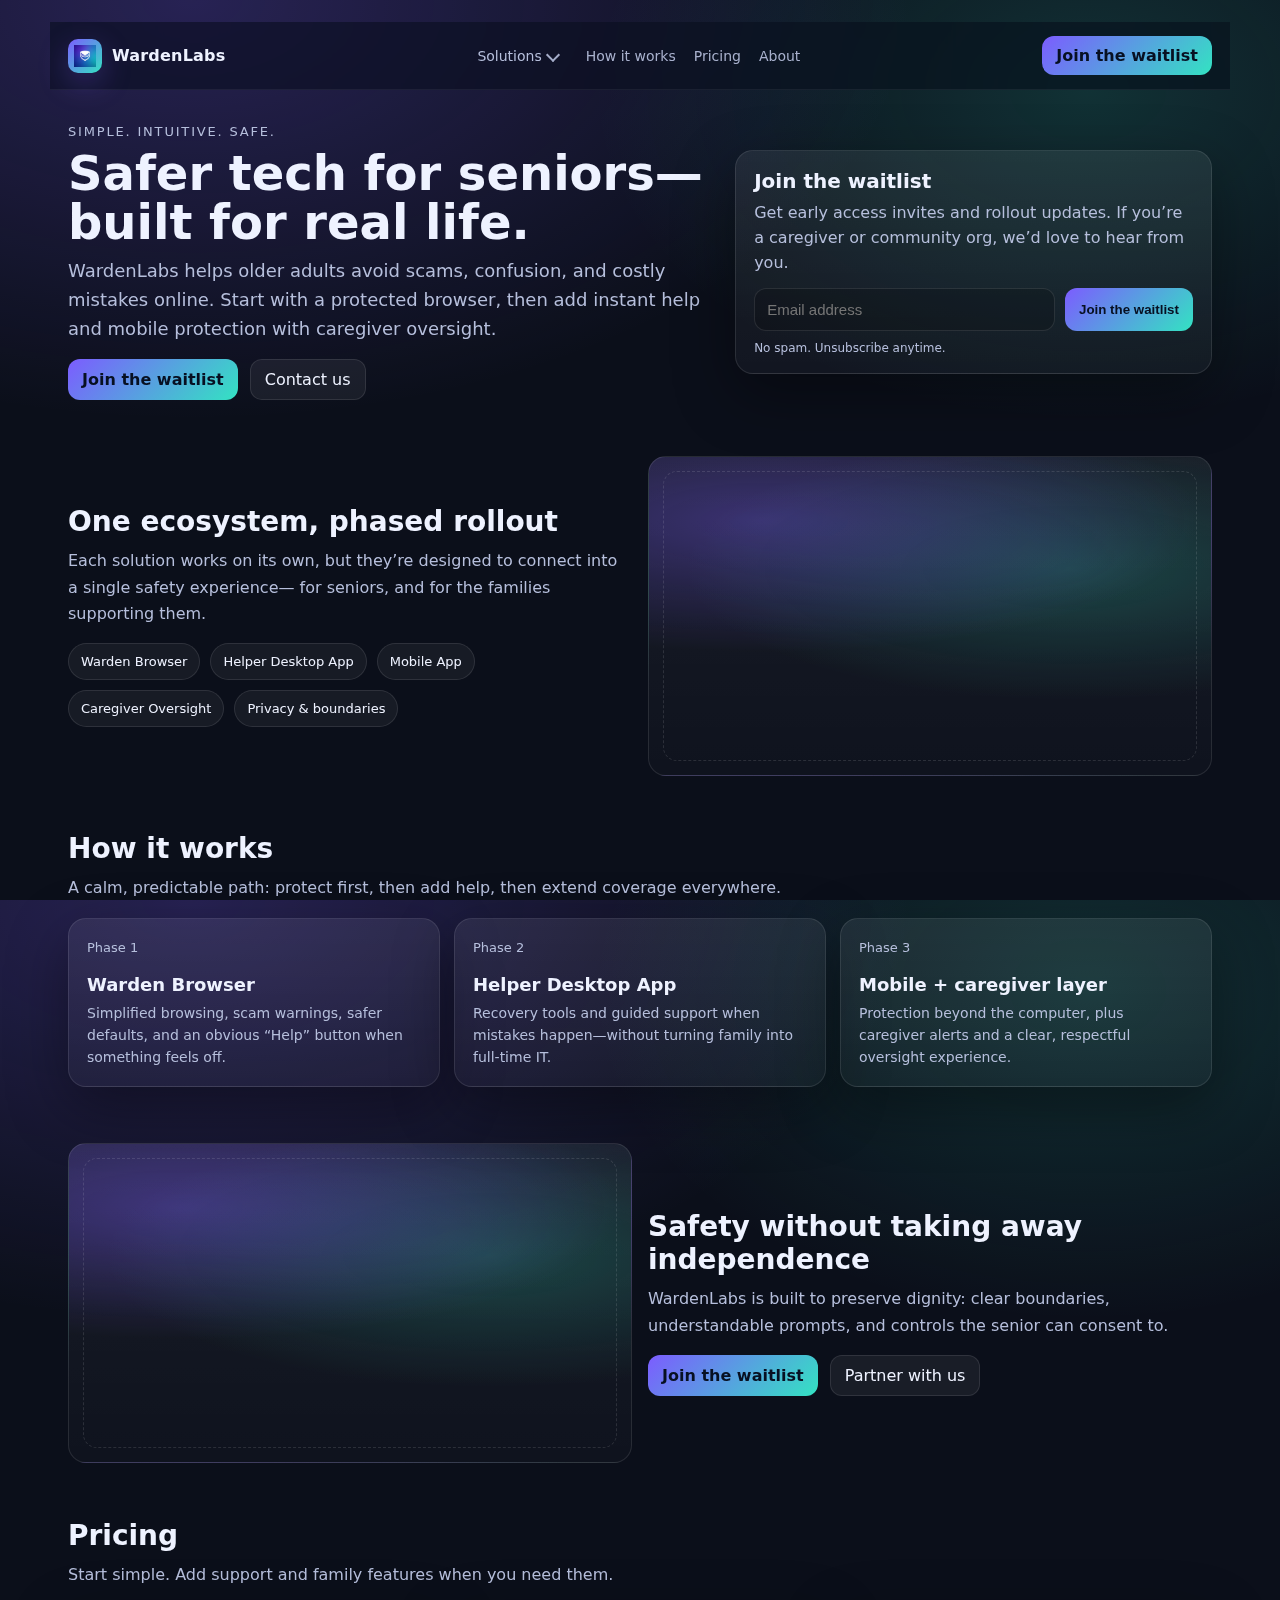
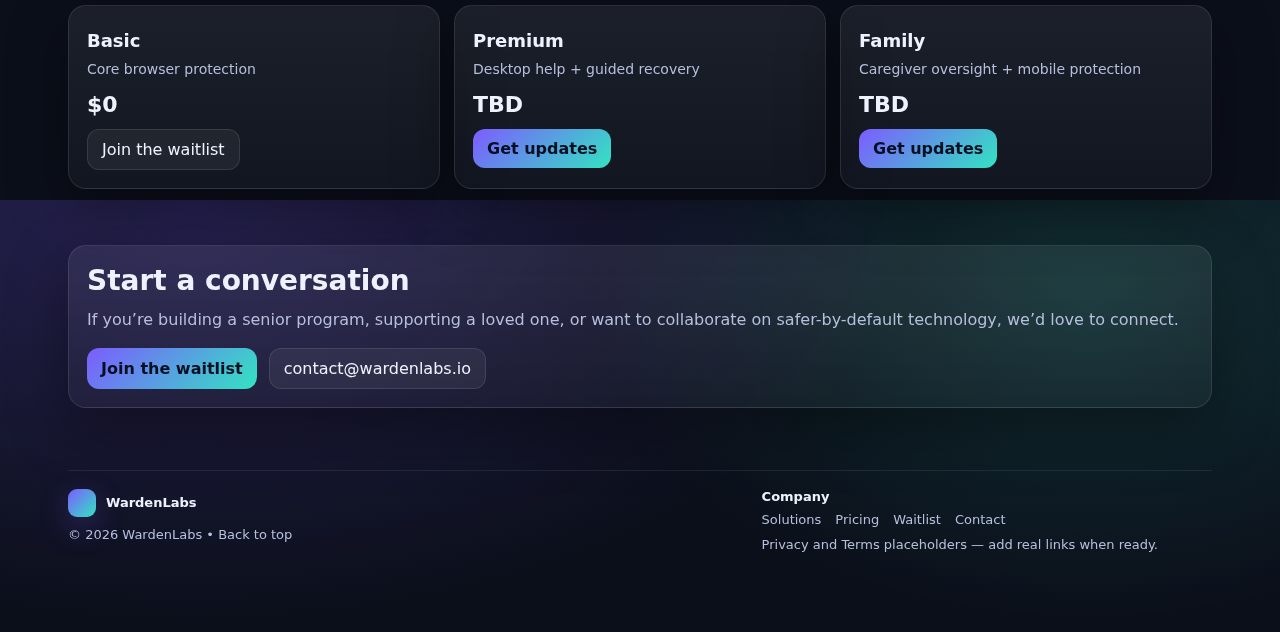
<file: index.html>
<!doctype html>
<html lang="en">
<head>
  <meta charset="utf-8" />
  <meta name="viewport" content="width=device-width,initial-scale=1" />
  <title>WardenLabs — Safer tech for seniors</title>
  <meta name="description" content="WardenLabs builds safer, simpler tools for seniors—starting with a protected browser and expanding to desktop help and mobile protection with caregiver oversight." />
  <link rel="stylesheet" href="styles.css" />
  <link rel="icon" href="assets/icons/favicon.ico">
  <link rel="icon" type="image/png" sizes="32x32" href="assets/icons/favicon-32.png">
  <link rel="icon" type="image/png" sizes="16x16" href="assets/icons/favicon-16.png">
  <link rel="apple-touch-icon" href="assets/icons/apple-touch-icon.png">

  <style>
    :root{
      --bg:#0b0f1a;
      --panel:#0f1526;
      --panel2:#0c1222;
      --text:#eef2ff;
      --muted:#b6bfdc;
      --border:rgba(255,255,255,.10);
      --brand:#7c5cff;
      --brand2:#33e3c2;
      --shadow: 0 20px 60px rgba(0,0,0,.38);
      --radius:18px;
      --max:1180px;
      --sans: ui-sans-serif, system-ui, -apple-system, Segoe UI, Roboto, Helvetica, Arial, "Apple Color Emoji","Segoe UI Emoji";
    }
    *{box-sizing:border-box}
    body{
      margin:0;
      font-family:var(--sans);
      color:var(--text);
      background:
        radial-gradient(1200px 700px at 15% 0%, rgba(124,92,255,.25), transparent 60%),
        radial-gradient(900px 600px at 85% 10%, rgba(51,227,194,.16), transparent 55%),
        var(--bg);
    }
    a{color:inherit}
    .wrap{max-width:var(--max); margin:0 auto; padding:22px 18px 80px;}
    .topbar{
      display:flex; align-items:center; justify-content:space-between; gap:12px;
      position:sticky; top:0; backdrop-filter:saturate(140%) blur(10px);
      background:rgba(11,15,26,.65); border-bottom:1px solid rgba(255,255,255,.06);
      padding:14px 18px; margin:0 -18px; z-index:5;
    }
    .brand{
      display:flex; align-items:center; gap:10px; font-weight:800; letter-spacing:.2px;
    }
    .logo{
      width:34px; height:34px; border-radius:10px;
      background:linear-gradient(135deg,var(--brand),var(--brand2));
      box-shadow:0 10px 30px rgba(124,92,255,.28);
    }

    .nav{
      display:flex; gap:18px; flex-wrap:wrap; align-items:center;
      color:var(--muted); font-size:14px;
    }
    .nav a{ text-decoration:none; opacity:.92 }
    .nav a:hover{ opacity:1; text-decoration:underline }

    .btn{
      border:1px solid var(--border);
      background:rgba(255,255,255,.06);
      color:var(--text);
      padding:10px 14px;
      border-radius:12px;
      text-decoration:none;
      display:inline-flex; align-items:center; gap:8px;
      cursor:pointer;
    }
    .btn:hover{ background:rgba(255,255,255,.10) }
    .btn.primary{
      border:none;
      background:linear-gradient(135deg,var(--brand),var(--brand2));
      color:#071022;
      font-weight:900;
    }
    .btn.primary:hover{ filter:brightness(1.05) }

    /* Dropdown */
    .dd{ position:relative; display:inline-flex; align-items:center; }
    .ddBtn{
      border:none; background:transparent; color:var(--muted);
      font:inherit; cursor:pointer; padding:8px 10px; border-radius:10px;
      display:inline-flex; align-items:center; gap:6px;
    }
    .ddBtn:hover{ background:rgba(255,255,255,.06); color:var(--text); }
    .chev{
      width:10px; height:10px; display:inline-block;
      border-right:2px solid currentColor; border-bottom:2px solid currentColor;
      transform:rotate(45deg); margin-top:-2px; opacity:.9;
    }
    .ddMenu{
      position:absolute; top:44px; left:0;
      min-width:320px;
      padding:10px;
      border-radius:16px;
      border:1px solid rgba(255,255,255,.10);
      background:linear-gradient(180deg, rgba(15,21,38,.98), rgba(12,18,34,.98));
      box-shadow:var(--shadow);
      display:none;
      z-index:10;
    }
    .dd[data-open="true"] .ddMenu{ display:block; }
    .ddGrid{
      display:grid;
      grid-template-columns:1fr;
      gap:8px;
    }
    .ddItem{
      display:flex; gap:10px; align-items:flex-start;
      padding:10px 10px;
      border-radius:14px;
      text-decoration:none;
      border:1px solid rgba(255,255,255,.08);
      background:rgba(255,255,255,.03);
    }
    .ddItem:hover{ background:rgba(255,255,255,.07); }
    .ddIcon{
      width:28px; height:28px; border-radius:10px;
      background:rgba(124,92,255,.20);
      border:1px solid rgba(124,92,255,.35);
      flex:0 0 auto;
      position:relative;
    }
    .ddIcon.alt{
      background:rgba(51,227,194,.14);
      border:1px solid rgba(51,227,194,.30);
    }
    .ddTitle{ font-weight:800; color:var(--text); font-size:14px; }
    .ddDesc{ color:var(--muted); font-size:12.5px; line-height:1.4; margin-top:2px; }
    .ddFooter{
      margin-top:10px;
      padding-top:10px;
      border-top:1px solid rgba(255,255,255,.08);
      display:flex; justify-content:space-between; gap:10px; flex-wrap:wrap;
      color:var(--muted); font-size:12.5px;
    }

    .hero{
      display:grid;
      grid-template-columns: 1.15fr .85fr;
      gap:22px;
      align-items:center;
      padding-top:34px;
    }
    @media (max-width: 940px){
      .hero{ grid-template-columns:1fr; }
      .topbar{ position:relative; }
      .ddMenu{ left:auto; right:0; } /* prevent off-screen on small widths */
    }
    .eyebrow{ font-size:13px; color:var(--muted); letter-spacing:.14em; text-transform:uppercase; }
    h1{ margin:10px 0 10px; font-size:48px; line-height:1.02; }
    @media (max-width: 520px){ h1{ font-size:40px } }
    .sub{ margin:0; color:var(--muted); font-size:18px; line-height:1.6; max-width:62ch; }
    .ctaRow{ display:flex; gap:12px; flex-wrap:wrap; margin-top:16px; }

    .card{
      border:1px solid var(--border);
      background:linear-gradient(180deg, rgba(255,255,255,.07), rgba(255,255,255,.03));
      border-radius:var(--radius);
      box-shadow:var(--shadow);
      padding:18px;
    }
    .formRow{
      display:grid;
      grid-template-columns: 1fr auto;
      gap:10px;
      margin-top:12px;
    }
    @media (max-width: 560px){ .formRow{ grid-template-columns:1fr; } }
    input{
      width:100%;
      padding:12px 12px;
      border-radius:12px;
      border:1px solid var(--border);
      background:rgba(0,0,0,.18);
      color:var(--text);
      outline:none;
    }
    .note{ font-size:12px; color:var(--muted); margin-top:10px; }

    .section{ margin-top:56px; }
    .section h2{ margin:0 0 10px; font-size:28px; }
    .section p{ margin:0 0 16px; color:var(--muted); line-height:1.65; }

    .split{
      display:grid;
      grid-template-columns: 1fr 1fr;
      gap:16px;
      align-items:center;
    }
    @media (max-width: 940px){ .split{ grid-template-columns:1fr; } }

    .mock{
      height:320px;
      border-radius:var(--radius);
      border:1px solid rgba(255,255,255,.10);
      background:
        radial-gradient(800px 240px at 20% 20%, rgba(124,92,255,.35), transparent 55%),
        radial-gradient(700px 240px at 75% 35%, rgba(51,227,194,.22), transparent 55%),
        linear-gradient(180deg, rgba(255,255,255,.06), rgba(255,255,255,.02));
      position:relative;
      overflow:hidden;
    }
    .mock::after{
      content:"";
      position:absolute; inset:14px;
      border-radius:14px;
      border:1px dashed rgba(255,255,255,.16);
      opacity:.75;
    }

    .chips{
      display:flex; flex-wrap:wrap; gap:10px;
      margin-top:12px;
    }
    .chip{
      padding:10px 12px;
      border-radius:999px;
      border:1px solid var(--border);
      background:rgba(255,255,255,.05);
      color:var(--text);
      font-size:13px;
      text-decoration:none;
      display:inline-flex; gap:8px; align-items:center;
    }
    .chip:hover{ background:rgba(255,255,255,.09) }

    .grid3{
      display:grid;
      grid-template-columns: repeat(3, 1fr);
      gap:14px;
    }
    @media (max-width: 940px){ .grid3{ grid-template-columns:1fr; } }

    .k{ margin:0; font-size:13px; color:var(--muted); }
    .v{ margin:6px 0 0; font-weight:900; font-size:18px; }
    .small{ margin:8px 0 0; color:var(--muted); font-size:14px; line-height:1.55; }

    .footer{
      margin-top:62px;
      border-top:1px solid rgba(255,255,255,.08);
      padding-top:18px;
      display:grid;
      grid-template-columns: 1.2fr .8fr;
      gap:18px;
      color:var(--muted);
      font-size:13px;
    }
    @media (max-width: 940px){ .footer{ grid-template-columns:1fr; } }
    .footLinks{ display:flex; gap:14px; flex-wrap:wrap; }
    .footLinks a{ text-decoration:none; }
    .footLinks a:hover{ text-decoration:underline; }
  </style>
</head>

<body>
  <div class="wrap">

    <div class="topbar">
      <div class="brand">
        <div class="logo">
          <img src="assets/logo/warden-owl-shield.svg" alt="WardenLabs" />
        </div> WardenLabs
      </div>

      <div class="nav" aria-label="primary navigation">
        <!-- Lightweight Solutions dropdown -->
        <div class="dd" id="solutionsDd" data-open="false">
          <button class="ddBtn" type="button" aria-haspopup="true" aria-expanded="false">
            Solutions <span class="chev" aria-hidden="true"></span>
          </button>

          <div class="ddMenu" role="menu" aria-label="Solutions menu">
            <div class="ddGrid">
              <a class="ddItem" role="menuitem" href="solutions/browser.html">
                <div class="ddIcon" aria-hidden="true"></div>
                <div>
                  <div class="ddTitle">Warden Browser</div>
                  <div class="ddDesc">Safer defaults, scam warnings, simpler browsing, one-click help.</div>
                </div>
              </a>

              <a class="ddItem" role="menuitem" href="solutions/helper.html">
                <div class="ddIcon alt" aria-hidden="true"></div>
                <div>
                  <div class="ddTitle">Helper Desktop App</div>
                  <div class="ddDesc">Guided recovery + support when things go wrong.</div>
                </div>
              </a>

              <a class="ddItem" role="menuitem" href="solutions/mobile.html">
                <div class="ddIcon" aria-hidden="true"></div>
                <div>
                  <div class="ddTitle">Mobile Protection</div>
                  <div class="ddDesc">Extend safety beyond the computer as we roll out phase 3.</div>
                </div>
              </a>

              <a class="ddItem" role="menuitem" href="solutions/caregiver.html">
                <div class="ddIcon alt" aria-hidden="true"></div>
                <div>
                  <div class="ddTitle">Caregiver Oversight</div>
                  <div class="ddDesc">Meaningful alerts with clear boundaries and consent.</div>
                </div>
              </a>
            </div>

            <div class="ddFooter">
              <span>Prefer a quick overview?</span>
              <a class="btn" href="#solutions" style="padding:8px 10px;border-radius:10px;">See all</a>
            </div>
          </div>
        </div>

        <a href="#how">How it works</a>
        <a href="pricing.html">Pricing</a>
        <a href="#about">About</a>
      </div>

      <a class="btn primary" href="waitlist.html">Join the waitlist</a>
    </div>

    <div class="hero" id="top">
      <div>
        <div class="eyebrow">Simple. Intuitive. Safe.</div>
        <h1>Safer tech for seniors—built for real life.</h1>
        <p class="sub">
          WardenLabs helps older adults avoid scams, confusion, and costly mistakes online.
          Start with a protected browser, then add instant help and mobile protection with caregiver oversight.
        </p>

        <div class="ctaRow">
          <a class="btn primary" href="waitlist.html">Join the waitlist</a>
          <a class="btn" href="mailto:contact@wardenlabs.io?subject=WardenLabs%20Question">Contact us</a>
        </div>
      </div>

      <div class="card" id="waitlist">
        <h2 style="margin:0 0 8px; font-size:20px;">Join the waitlist</h2>
        <p style="margin:0; color:var(--muted); line-height:1.55;">
          Get early access invites and rollout updates. If you’re a caregiver or community org, we’d love to hear from you.
        </p>

        <form onsubmit="event.preventDefault(); window.location.href='mailto:contact@wardenlabs.io?subject=WardenLabs%20Waitlist&body=Please%20add%20me%20to%20the%20WardenLabs%20waitlist.%0A%0AEmail:%20' + encodeURIComponent(document.getElementById('email').value);">
          <div class="formRow">
            <input id="email" type="email" required placeholder="Email address" aria-label="Email address" />
            <button class="btn primary" type="submit">Join the waitlist</button>
          </div>
          <div class="note">No spam. Unsubscribe anytime.</div>
        </form>
      </div>
    </div>

    <div class="section" id="solutions">
      <div class="split">
        <div>
          <h2>One ecosystem, phased rollout</h2>
          <p>
            Each solution works on its own, but they’re designed to connect into a single safety experience—
            for seniors, and for the families supporting them.
          </p>

          <div class="chips" aria-label="solution quick links">
            <a class="chip" href="solutions/browser.html">Warden Browser</a>
            <a class="chip" href="solutions/helper.html">Helper Desktop App</a>
            <a class="chip" href="solutions/mobile.html">Mobile App</a>
            <a class="chip" href="solutions/caregiver.html" id="caregiver">Caregiver Oversight</a>
            <a class="chip"href="privacy.html">Privacy & boundaries</a>
          </div>
        </div>

        <div class="mock" aria-label="product visual placeholder"></div>
      </div>
    </div>

    <div class="section" id="how">
      <h2>How it works</h2>
      <p>A calm, predictable path: protect first, then add help, then extend coverage everywhere.</p>

      <div class="grid3">
        <div class="card" id="phase1">
          <p class="k">Phase 1</p>
          <div class="v">Warden Browser</div>
          <div class="small">
            Simplified browsing, scam warnings, safer defaults, and an obvious “Help” button when something feels off.
          </div>
        </div>

        <div class="card" id="phase2">
          <p class="k">Phase 2</p>
          <div class="v">Helper Desktop App</div>
          <div class="small">
            Recovery tools and guided support when mistakes happen—without turning family into full-time IT.
          </div>
        </div>

        <div class="card" id="phase3">
          <p class="k">Phase 3</p>
          <div class="v">Mobile + caregiver layer</div>
          <div class="small">
            Protection beyond the computer, plus caregiver alerts and a clear, respectful oversight experience.
          </div>
        </div>
      </div>
    </div>

    <div class="section" id="privacy">
      <div class="split">
        <div class="mock" aria-label="privacy visual placeholder"></div>
        <div>
          <h2>Safety without taking away independence</h2>
          <p>
            WardenLabs is built to preserve dignity: clear boundaries, understandable prompts, and controls the senior can consent to.
          </p>
          <div class="ctaRow">
            <a class="btn primary" href="waitlist.html">Join the waitlist</a>
            <a class="btn" href="mailto:contact@wardenlabs.io?subject=WardenLabs%20Partnership">Partner with us</a>
          </div>
        </div>
      </div>
    </div>

    <div class="section" id="plans">
      <h2>Pricing</h2>
      <p>Start simple. Add support and family features when you need them.</p>

      <div class="grid3">
        <div class="card">
          <div class="v">Basic</div>
          <div class="small">Core browser protection</div>
          <div style="margin-top:12px; font-weight:900; font-size:22px;">$0</div>
          <div class="ctaRow" style="margin-top:12px;">
            <a class="btn" href="waitlist.html">Join the waitlist</a>
          </div>
        </div>

        <div class="card">
          <div class="v">Premium</div>
          <div class="small">Desktop help + guided recovery</div>
          <div style="margin-top:12px; font-weight:900; font-size:22px;">TBD</div>
          <div class="ctaRow" style="margin-top:12px;">
            <a class="btn primary" href="waitlist.html">Get updates</a>
          </div>
        </div>

        <div class="card">
          <div class="v">Family</div>
          <div class="small">Caregiver oversight + mobile protection</div>
          <div style="margin-top:12px; font-weight:900; font-size:22px;">TBD</div>
          <div class="ctaRow" style="margin-top:12px;">
            <a class="btn primary" href="waitlist.html">Get updates</a>
          </div>
        </div>
      </div>
    </div>

    <div class="section" id="about">
      <div class="card">
        <h2 style="margin:0 0 10px;">Start a conversation</h2>
        <p style="margin:0; color:var(--muted); line-height:1.65;">
          If you’re building a senior program, supporting a loved one, or want to collaborate on safer-by-default technology,
          we’d love to connect.
        </p>
        <div class="ctaRow" style="margin-top:14px;">
          <a class="btn primary" href="waitlist.html">Join the waitlist</a>
          <a class="btn" href="mailto:contact@wardenlabs.io">contact@wardenlabs.io</a>
        </div>
      </div>
    </div>

    <div class="footer">
      <div>
        <div style="display:flex; align-items:center; gap:10px;">
          <div class="logo" aria-hidden="true" style="width:28px;height:28px;border-radius:9px;"></div>
          <div style="font-weight:800; color:var(--text);">WardenLabs</div>
        </div>
        <div style="margin-top:10px;">
          © <span id="y"></span> WardenLabs • <a href="#top" style="text-decoration:none;">Back to top</a>
        </div>
      </div>

      <div>
        <div style="color:var(--text); font-weight:800; margin-bottom:8px;">Company</div>
        <div class="footLinks">
          <a href="#solutions">Solutions</a>
          <a href="pricing.html">Pricing</a>
          <a href="waitlist.html">Waitlist</a>
          <a href="mailto:contact@wardenlabs.io">Contact</a>
        </div>
        <div style="margin-top:10px; color:var(--muted);">
          Privacy and Terms placeholders — add real links when ready.
        </div>
      </div>
    </div>

  </div>

  <script>
    // Footer year
    document.getElementById('y').textContent = new Date().getFullYear();

    // Dropdown behavior: click to toggle, click outside / Esc to close
    (function () {
      var dd = document.getElementById('solutionsDd');
      var btn = dd.querySelector('.ddBtn');

      function setOpen(isOpen){
        dd.setAttribute('data-open', isOpen ? 'true' : 'false');
        btn.setAttribute('aria-expanded', isOpen ? 'true' : 'false');
      }

      btn.addEventListener('click', function (e) {
        e.preventDefault();
        var isOpen = dd.getAttribute('data-open') === 'true';
        setOpen(!isOpen);
      });

      document.addEventListener('click', function (e) {
        if (!dd.contains(e.target)) setOpen(false);
      });

      document.addEventListener('keydown', function (e) {
        if (e.key === 'Escape') setOpen(false);
      });

      // Close after choosing an item
      var items = dd.querySelectorAll('.ddItem');
      for (var i = 0; i < items.length; i++) {
        items[i].addEventListener('click', function () { setOpen(false); });
      }
    })();
  </script>
</body>
</html>
</file>
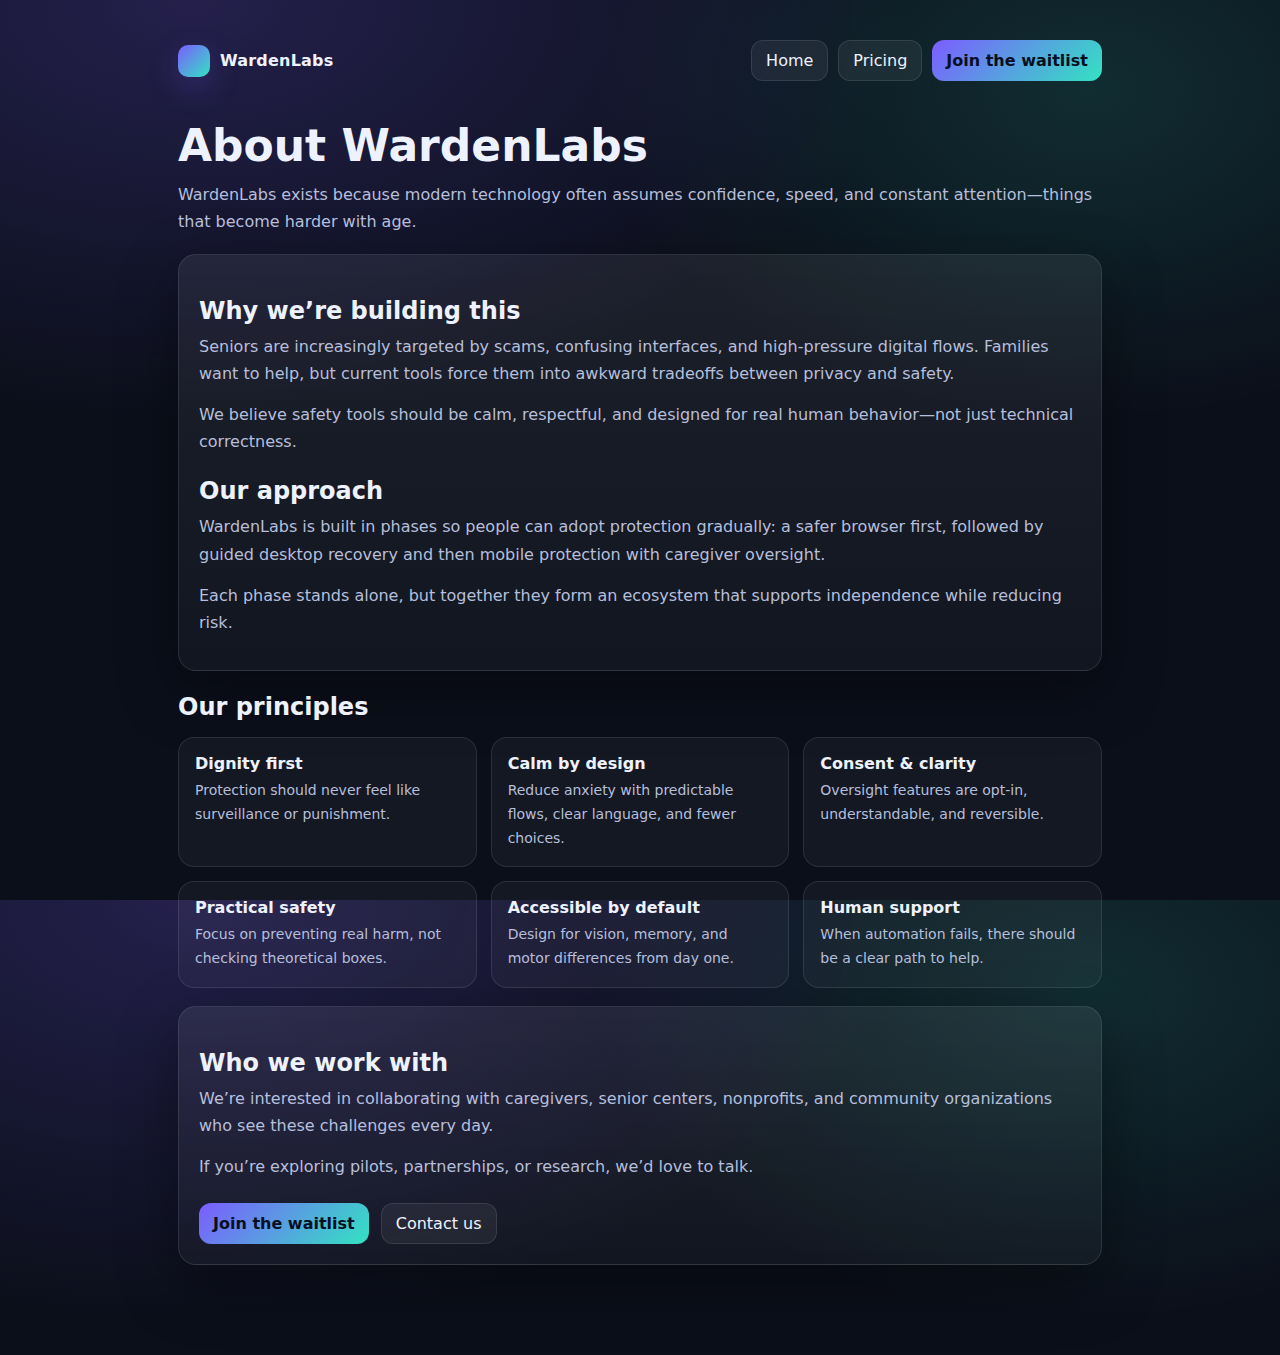
<file: about.html>
<!doctype html>
<html lang="en">
<head>
  <meta charset="utf-8" />
  <meta name="viewport" content="width=device-width,initial-scale=1" />
  <title>About — WardenLabs</title>
  <meta name="description" content="Learn why WardenLabs exists and how we're building safer technology for seniors and families." />
  <link rel="stylesheet" href="styles.css" />
  <style>
    :root{
      --bg:#0b0f1a;
      --text:#eef2ff;
      --muted:#b6bfdc;
      --border:rgba(255,255,255,.10);
      --brand:#7c5cff;
      --brand2:#33e3c2;
      --radius:18px;
      --shadow:0 20px 60px rgba(0,0,0,.38);
      --max:960px;
      --sans: ui-sans-serif, system-ui, -apple-system, Segoe UI, Roboto, Helvetica, Arial;
    }
    *{ box-sizing:border-box; }
    body{
      margin:0;
      font-family:var(--sans);
      color:var(--text);
      background:
        radial-gradient(1200px 700px at 15% 0%, rgba(124,92,255,.22), transparent 60%),
        radial-gradient(900px 600px at 85% 10%, rgba(51,227,194,.14), transparent 55%),
        var(--bg);
    }
    a{ color:inherit; }

    .wrap{ max-width:var(--max); margin:0 auto; padding:26px 18px 90px; }

    .top{
      display:flex;
      align-items:center;
      justify-content:space-between;
      gap:12px;
      flex-wrap:wrap;
      padding:14px 0;
    }
    .brand{
      display:flex;
      align-items:center;
      gap:10px;
      font-weight:800;
    }
    .logo{
      width:32px;
      height:32px;
      border-radius:10px;
      background:linear-gradient(135deg,var(--brand),var(--brand2));
      box-shadow:0 10px 30px rgba(124,92,255,.25);
    }

    .btn{
      border:1px solid var(--border);
      background:rgba(255,255,255,.06);
      padding:10px 14px;
      border-radius:12px;
      text-decoration:none;
      display:inline-flex;
      gap:8px;
      align-items:center;
      cursor:pointer;
    }
    .btn:hover{ background:rgba(255,255,255,.10); }
    .btn.primary{
      border:none;
      background:linear-gradient(135deg,var(--brand),var(--brand2));
      color:#071022;
      font-weight:900;
    }

    h1{
      margin:28px 0 12px;
      font-size:44px;
      line-height:1.05;
    }
    @media (max-width:520px){ h1{ font-size:38px; } }

    h2{
      margin:22px 0 8px;
      font-size:24px;
    }

    p{
      margin:0 0 14px;
      color:var(--muted);
      line-height:1.7;
      font-size:16px;
    }

    .card{
      margin-top:18px;
      border:1px solid var(--border);
      background:linear-gradient(180deg, rgba(255,255,255,.07), rgba(255,255,255,.03));
      border-radius:var(--radius);
      box-shadow:var(--shadow);
      padding:20px;
    }

    .values{
      display:grid;
      grid-template-columns:repeat(3,1fr);
      gap:14px;
      margin-top:16px;
    }
    @media (max-width:900px){
      .values{ grid-template-columns:1fr; }
    }

    .value{
      border:1px solid rgba(255,255,255,.10);
      border-radius:16px;
      padding:16px;
      background:rgba(255,255,255,.04);
    }
    .value h3{
      margin:0 0 6px;
      font-size:16px;
    }
    .value p{
      margin:0;
      font-size:14px;
    }

    .cta{
      margin-top:22px;
      display:flex;
      gap:12px;
      flex-wrap:wrap;
    }
  </style>
</head>

<body>
  <div class="wrap">
    <div class="top">
      <div class="brand">
        <div class="logo" aria-hidden="true"></div>
        WardenLabs
      </div>

      <div style="display:flex; gap:10px; flex-wrap:wrap;">
        <a class="btn" href="index.html">Home</a>
        <a class="btn" href="pricing.html">Pricing</a>
        <a class="btn primary" href="waitlist.html">Join the waitlist</a>
      </div>
    </div>

    <h1>About WardenLabs</h1>
    <p>
      WardenLabs exists because modern technology often assumes confidence, speed,
      and constant attention—things that become harder with age.
    </p>

    <div class="card">
      <h2>Why we’re building this</h2>
      <p>
        Seniors are increasingly targeted by scams, confusing interfaces, and
        high-pressure digital flows. Families want to help, but current tools force
        them into awkward tradeoffs between privacy and safety.
      </p>
      <p>
        We believe safety tools should be calm, respectful, and designed for real
        human behavior—not just technical correctness.
      </p>

      <h2>Our approach</h2>
      <p>
        WardenLabs is built in phases so people can adopt protection gradually:
        a safer browser first, followed by guided desktop recovery and then
        mobile protection with caregiver oversight.
      </p>
      <p>
        Each phase stands alone, but together they form an ecosystem that supports
        independence while reducing risk.
      </p>
    </div>

    <h2>Our principles</h2>
    <div class="values">
      <div class="value">
        <h3>Dignity first</h3>
        <p>
          Protection should never feel like surveillance or punishment.
        </p>
      </div>
      <div class="value">
        <h3>Calm by design</h3>
        <p>
          Reduce anxiety with predictable flows, clear language, and fewer choices.
        </p>
      </div>
      <div class="value">
        <h3>Consent & clarity</h3>
        <p>
          Oversight features are opt-in, understandable, and reversible.
        </p>
      </div>
      <div class="value">
        <h3>Practical safety</h3>
        <p>
          Focus on preventing real harm, not checking theoretical boxes.
        </p>
      </div>
      <div class="value">
        <h3>Accessible by default</h3>
        <p>
          Design for vision, memory, and motor differences from day one.
        </p>
      </div>
      <div class="value">
        <h3>Human support</h3>
        <p>
          When automation fails, there should be a clear path to help.
        </p>
      </div>
    </div>

    <div class="card">
      <h2>Who we work with</h2>
      <p>
        We’re interested in collaborating with caregivers, senior centers,
        nonprofits, and community organizations who see these challenges every day.
      </p>
      <p>
        If you’re exploring pilots, partnerships, or research, we’d love to talk.
      </p>

      <div class="cta">
        <a class="btn primary" href="waitlist.html">Join the waitlist</a>
        <a class="btn" href="mailto:contact@wardenlabs.io">Contact us</a>
      </div>
    </div>
  </div>
</body>
</html>
</file>
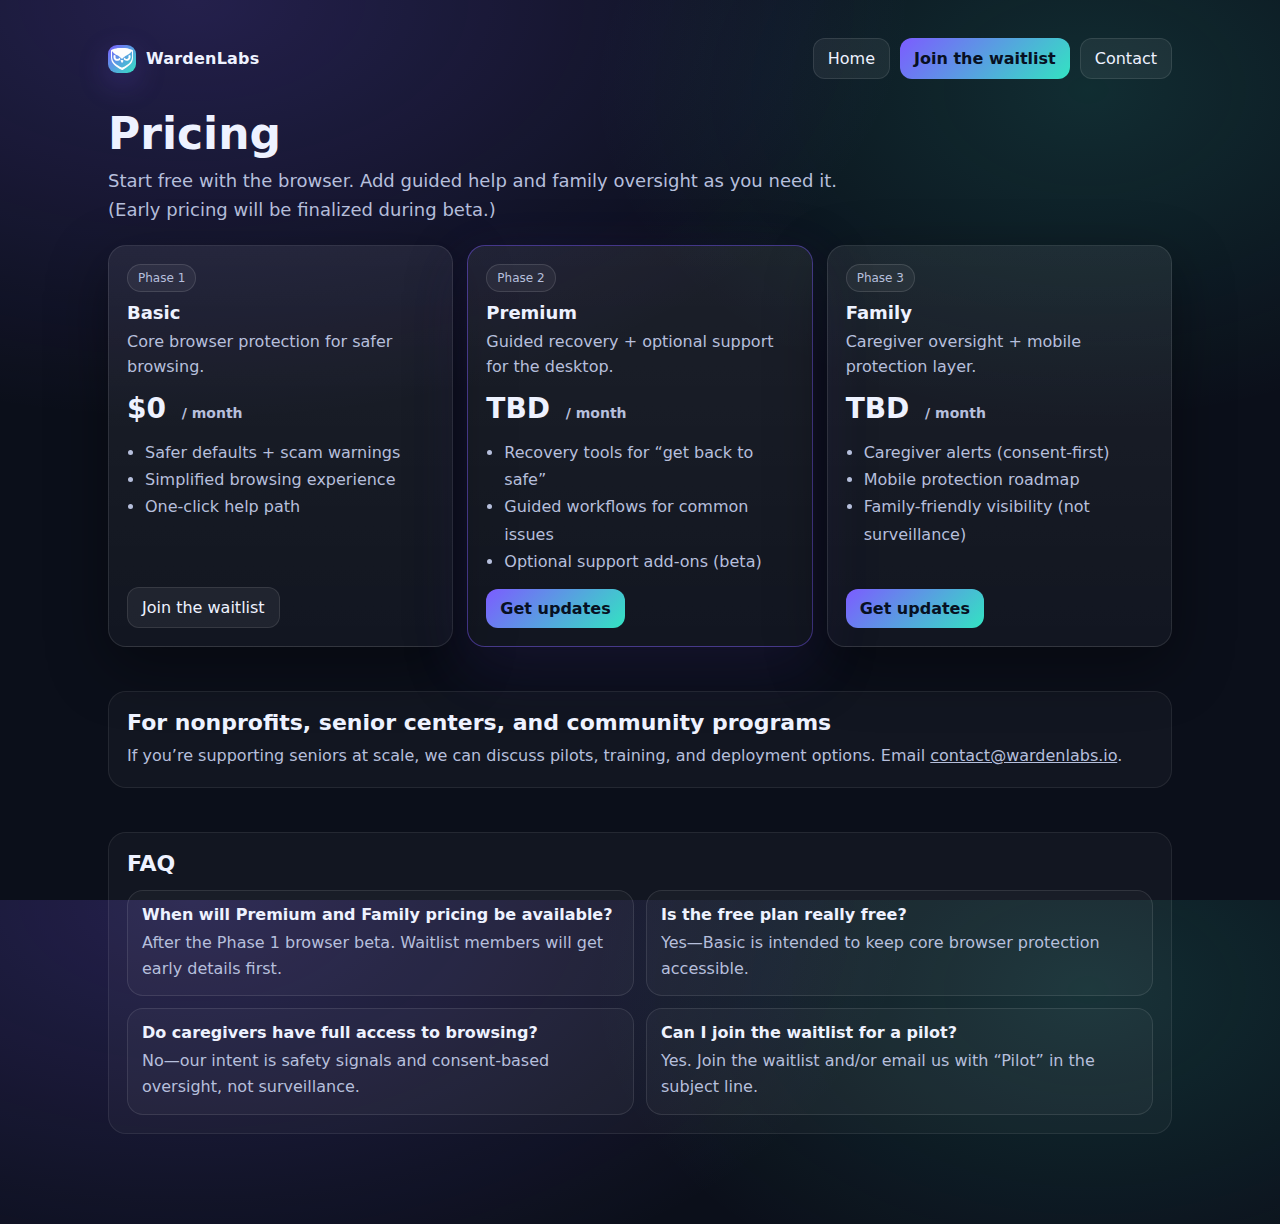
<file: pricing.html>
<!doctype html>
<html lang="en">
<head>
  <meta charset="utf-8" />
  <meta name="viewport" content="width=device-width,initial-scale=1" />
  <title>Pricing — WardenLabs</title>
  <meta name="description" content="WardenLabs pricing for safer, simpler technology designed for seniors and families." />
  <link rel="stylesheet" href="styles.css" />
  <link rel="icon" href="assets/icons/favicon.ico">
  <link rel="icon" type="image/png" sizes="32x32" href="assets/icons/favicon-32.png">
  <link rel="icon" type="image/png" sizes="16x16" href="assets/icons/favicon-16.png">
  <link rel="apple-touch-icon" href="assets/icons/apple-touch-icon.png">

  <style>
    :root{
      --bg:#0b0f1a;
      --text:#eef2ff;
      --muted:#b6bfdc;
      --border:rgba(255,255,255,.10);
      --brand:#7c5cff;
      --brand2:#33e3c2;
      --radius:18px;
      --shadow:0 20px 60px rgba(0,0,0,.38);
      --max:1100px;
      --sans: ui-sans-serif, system-ui, -apple-system, Segoe UI, Roboto, Helvetica, Arial;
    }
    *{ box-sizing:border-box; }
    body{
      margin:0;
      font-family:var(--sans);
      color:var(--text);
      background:
        radial-gradient(1200px 700px at 15% 0%, rgba(124,92,255,.22), transparent 60%),
        radial-gradient(900px 600px at 85% 10%, rgba(51,227,194,.14), transparent 55%),
        var(--bg);
    }
    a{ color:inherit; }

    .wrap{ max-width:var(--max); margin:0 auto; padding:24px 18px 90px; }

    .top{
      display:flex; align-items:center; justify-content:space-between; gap:12px; flex-wrap:wrap;
      padding:14px 0;
    }
    .brand{ display:flex; align-items:center; gap:10px; font-weight:800; }
    .logo{
      width:32px; height:32px; border-radius:10px;
      background:linear-gradient(135deg,var(--brand),var(--brand2));
      box-shadow:0 10px 30px rgba(124,92,255,.25);
    }

    .btn{
      border:1px solid var(--border);
      background:rgba(255,255,255,.06);
      padding:10px 14px;
      border-radius:12px;
      text-decoration:none;
      display:inline-flex;
      gap:8px;
      align-items:center;
      cursor:pointer;
    }
    .btn:hover{ background:rgba(255,255,255,.10); }
    .btn.primary{
      border:none;
      background:linear-gradient(135deg,var(--brand),var(--brand2));
      color:#071022;
      font-weight:900;
    }
    .btn.primary:hover{ filter:brightness(1.05); }

    h1{ margin:18px 0 10px; font-size:44px; line-height:1.05; }
    @media (max-width:520px){ h1{ font-size:38px; } }

    .sub{ margin:0; color:var(--muted); font-size:18px; line-height:1.6; max-width:68ch; }

    .grid{
      margin-top:20px;
      display:grid;
      grid-template-columns:repeat(3,1fr);
      gap:14px;
      align-items:stretch;
    }
    @media (max-width:980px){ .grid{ grid-template-columns:1fr; } }

    .card{
      border:1px solid var(--border);
      background:linear-gradient(180deg, rgba(255,255,255,.07), rgba(255,255,255,.03));
      border-radius:var(--radius);
      box-shadow:var(--shadow);
      padding:18px;
      display:flex;
      flex-direction:column;
      min-height:260px;
    }
    .card.featured{
      border-color:rgba(124,92,255,.45);
      box-shadow:0 20px 60px rgba(124,92,255,.12), var(--shadow);
    }
    .tag{
      display:inline-flex;
      align-items:center;
      gap:8px;
      padding:6px 10px;
      border-radius:999px;
      border:1px solid rgba(255,255,255,.12);
      background:rgba(255,255,255,.05);
      color:var(--muted);
      font-size:12px;
      width:max-content;
    }
    .plan{ margin:10px 0 6px; font-size:18px; font-weight:900; }
    .desc{ margin:0; color:var(--muted); line-height:1.6; }
    .price{ margin-top:12px; font-weight:900; font-size:28px; }
    .per{ font-weight:600; font-size:14px; color:var(--muted); margin-left:6px; }
    ul{ margin:14px 0 0; padding-left:18px; color:var(--muted); line-height:1.7; }
    .spacer{ flex:1; }

    .section{
      margin-top:44px;
      border:1px solid rgba(255,255,255,.08);
      background:rgba(255,255,255,.03);
      border-radius:18px;
      padding:18px;
    }
    .section h2{ margin:0 0 8px; font-size:22px; }
    .section p{ margin:0; color:var(--muted); line-height:1.65; }

    .faq{
      margin-top:14px;
      display:grid;
      grid-template-columns:1fr 1fr;
      gap:12px;
    }
    @media (max-width:980px){ .faq{ grid-template-columns:1fr; } }
    .q{
      border:1px solid rgba(255,255,255,.10);
      border-radius:16px;
      padding:14px;
      background:rgba(255,255,255,.03);
    }
    .q b{ display:block; margin-bottom:6px; color:var(--text); }
    .q span{ color:var(--muted); line-height:1.6; }
  </style>
</head>

<body>
  <div class="wrap">
    <div class="top">
      <div class="brand"><div class="logo" aria-hidden="true" style="width:28px;height:28px;border-radius:9px;"><img src="assets/logo/warden-owl-shield1.svg" alt="WardenLabs" /></div> WardenLabs</div>
      <div style="display:flex; gap:10px; flex-wrap:wrap;">
        <a class="btn" href="index.html">Home</a>
        <a class="btn primary" href="waitlist.html">Join the waitlist</a>
        <a class="btn" href="mailto:contact@wardenlabs.io">Contact</a>
      </div>
    </div>

    <h1>Pricing</h1>
    <p class="sub">
      Start free with the browser. Add guided help and family oversight as you need it.
      (Early pricing will be finalized during beta.)
    </p>

    <div class="grid">
      <div class="card">
        <div class="tag">Phase 1</div>
        <div class="plan">Basic</div>
        <p class="desc">Core browser protection for safer browsing.</p>
        <div class="price">$0 <span class="per">/ month</span></div>
        <ul>
          <li>Safer defaults + scam warnings</li>
          <li>Simplified browsing experience</li>
          <li>One-click help path</li>
        </ul>
        <div class="spacer"></div>
        <div style="margin-top:14px;">
          <a class="btn" href="waitlist.html">Join the waitlist</a>
        </div>
      </div>

      <div class="card featured">
        <div class="tag">Phase 2</div>
        <div class="plan">Premium</div>
        <p class="desc">Guided recovery + optional support for the desktop.</p>
        <div class="price">TBD <span class="per">/ month</span></div>
        <ul>
          <li>Recovery tools for “get back to safe”</li>
          <li>Guided workflows for common issues</li>
          <li>Optional support add-ons (beta)</li>
        </ul>
        <div class="spacer"></div>
        <div style="margin-top:14px;">
          <a class="btn primary" href="waitlist.html">Get updates</a>
        </div>
      </div>

      <div class="card">
        <div class="tag">Phase 3</div>
        <div class="plan">Family</div>
        <p class="desc">Caregiver oversight + mobile protection layer.</p>
        <div class="price">TBD <span class="per">/ month</span></div>
        <ul>
          <li>Caregiver alerts (consent-first)</li>
          <li>Mobile protection roadmap</li>
          <li>Family-friendly visibility (not surveillance)</li>
        </ul>
        <div class="spacer"></div>
        <div style="margin-top:14px;">
          <a class="btn primary" href="waitlist.html">Get updates</a>
        </div>
      </div>
    </div>

    <div class="section">
      <h2>For nonprofits, senior centers, and community programs</h2>
      <p>
        If you’re supporting seniors at scale, we can discuss pilots, training, and deployment options.
        Email <a href="mailto:contact@wardenlabs.io">contact@wardenlabs.io</a>.
      </p>
    </div>

    <div class="section">
      <h2>FAQ</h2>
      <div class="faq">
        <div class="q">
          <b>When will Premium and Family pricing be available?</b>
          <span>After the Phase 1 browser beta. Waitlist members will get early details first.</span>
        </div>
        <div class="q">
          <b>Is the free plan really free?</b>
          <span>Yes—Basic is intended to keep core browser protection accessible.</span>
        </div>
        <div class="q">
          <b>Do caregivers have full access to browsing?</b>
          <span>No—our intent is safety signals and consent-based oversight, not surveillance.</span>
        </div>
        <div class="q">
          <b>Can I join the waitlist for a pilot?</b>
          <span>Yes. Join the waitlist and/or email us with “Pilot” in the subject line.</span>
        </div>
      </div>
    </div>
  </div>
</body>
</html>
</file>
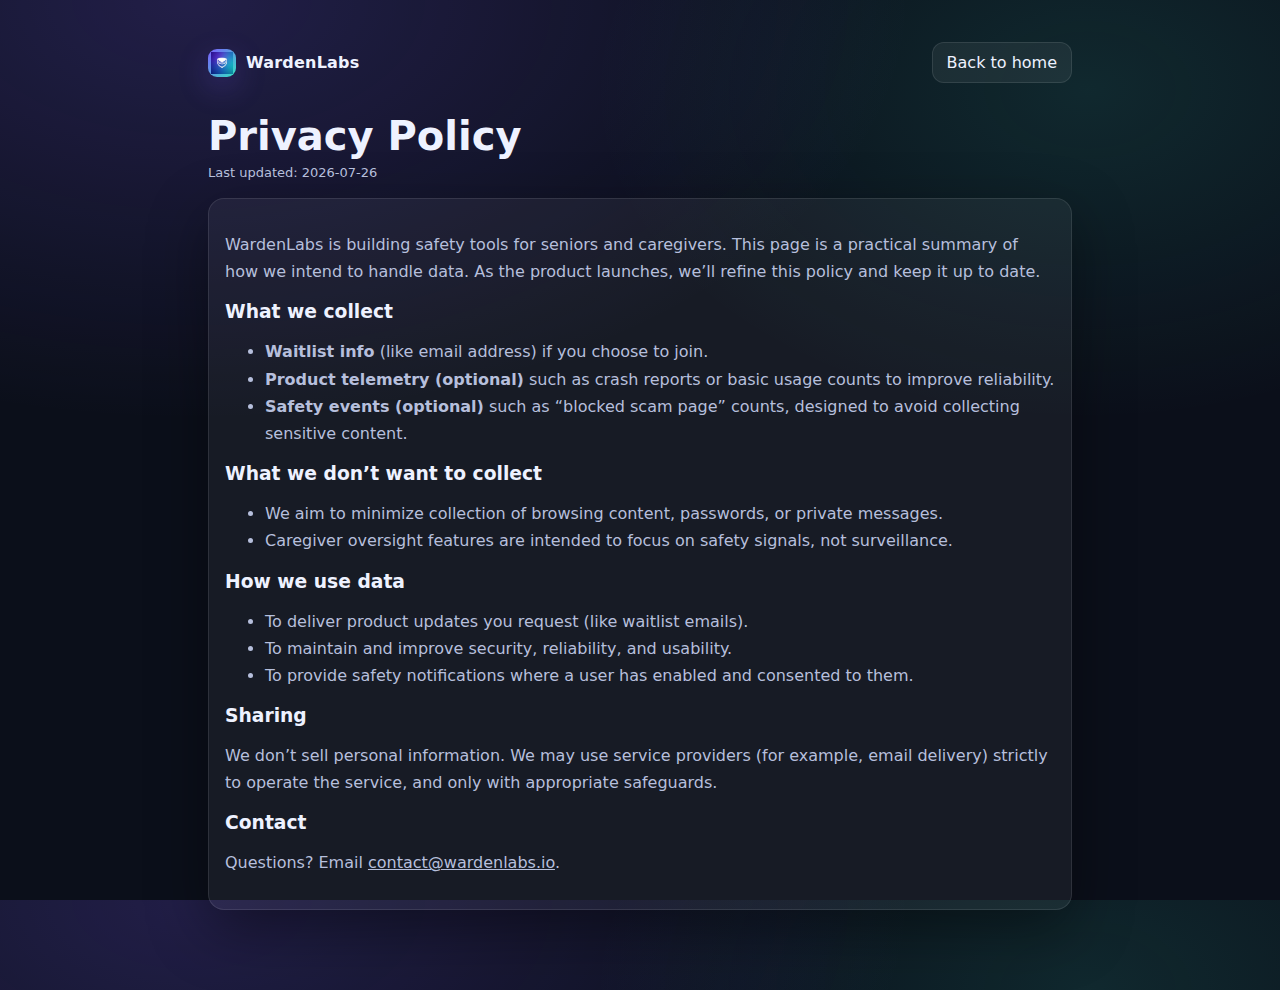
<file: privacy.html>
<!doctype html>
<html lang="en">
<head>
  <meta charset="utf-8" />
  <meta name="viewport" content="width=device-width,initial-scale=1" />
  <title>Privacy Policy — WardenLabs</title>
  <meta name="description" content="WardenLabs privacy policy." />
  <link rel="stylesheet" href="styles.css" />
  <link rel="icon" href="assets/icons/favicon.ico">
  <link rel="icon" type="image/png" sizes="32x32" href="assets/icons/favicon-32.png">
  <link rel="icon" type="image/png" sizes="16x16" href="assets/icons/favicon-16.png">
  <link rel="apple-touch-icon" href="assets/icons/apple-touch-icon.png">

  <style>
    :root{ --bg:#0b0f1a; --text:#eef2ff; --muted:#b6bfdc; --border:rgba(255,255,255,.10); --brand:#7c5cff; --brand2:#33e3c2; --max:900px; --sans: ui-sans-serif, system-ui, -apple-system, Segoe UI, Roboto, Helvetica, Arial; }
    body{ margin:0; font-family:var(--sans); color:var(--text); background:radial-gradient(1200px 700px at 15% 0%, rgba(124,92,255,.20), transparent 60%), radial-gradient(900px 600px at 85% 10%, rgba(51,227,194,.12), transparent 55%), var(--bg); }
    .wrap{ max-width:var(--max); margin:0 auto; padding:28px 18px 80px; }
    .top{ display:flex; align-items:center; justify-content:space-between; gap:12px; }
    .brand{ display:flex; align-items:center; gap:10px; font-weight:800; }
    .logo{ width:30px; height:30px; border-radius:9px; background:linear-gradient(135deg,var(--brand),var(--brand2)); }
    a{ color:inherit; }
    .btn{ border:1px solid var(--border); background:rgba(255,255,255,.06); padding:10px 14px; border-radius:12px; text-decoration:none; display:inline-flex; gap:8px; align-items:center; }
    .btn:hover{ background:rgba(255,255,255,.10); }
    h1{ margin:18px 0 8px; font-size:40px; line-height:1.05; }
    p, li{ color:var(--muted); line-height:1.7; }
    .card{ margin-top:18px; border:1px solid var(--border); background:rgba(255,255,255,.05); border-radius:16px; padding:16px; }
    .small{ font-size:13px; color:var(--muted); }
  </style>
</head>
<body>
  <div class="wrap">
    <div class="top">
      <div class="brand"><div class="logo" aria-hidden="true" style="width:28px;height:28px;border-radius:9px;"><img src="assets/logo/warden-owl-shield.svg" alt="WardenLabs" /></div>   WardenLabs</div>
      <a class="btn" href="index.html">Back to home</a>
    </div>

    <h1>Privacy Policy</h1>
    <div class="small">Last updated: <span id="d"></span></div>

    <div class="card">
      <p>
        WardenLabs is building safety tools for seniors and caregivers. This page is a practical summary of how we intend to
        handle data. As the product launches, we’ll refine this policy and keep it up to date.
      </p>

      <h3 style="margin:14px 0 6px;">What we collect</h3>
      <ul>
        <li><b>Waitlist info</b> (like email address) if you choose to join.</li>
        <li><b>Product telemetry (optional)</b> such as crash reports or basic usage counts to improve reliability.</li>
        <li><b>Safety events (optional)</b> such as “blocked scam page” counts, designed to avoid collecting sensitive content.</li>
      </ul>

      <h3 style="margin:14px 0 6px;">What we don’t want to collect</h3>
      <ul>
        <li>We aim to minimize collection of browsing content, passwords, or private messages.</li>
        <li>Caregiver oversight features are intended to focus on safety signals, not surveillance.</li>
      </ul>

      <h3 style="margin:14px 0 6px;">How we use data</h3>
      <ul>
        <li>To deliver product updates you request (like waitlist emails).</li>
        <li>To maintain and improve security, reliability, and usability.</li>
        <li>To provide safety notifications where a user has enabled and consented to them.</li>
      </ul>

      <h3 style="margin:14px 0 6px;">Sharing</h3>
      <p>
        We don’t sell personal information. We may use service providers (for example, email delivery) strictly to operate
        the service, and only with appropriate safeguards.
      </p>

      <h3 style="margin:14px 0 6px;">Contact</h3>
      <p>
        Questions? Email <a href="mailto:contact@wardenlabs.io">contact@wardenlabs.io</a>.
      </p>
    </div>
  </div>

  <script>
    document.getElementById('d').textContent = new Date().toISOString().slice(0,10);
  </script>
</body>
</html>
</file>
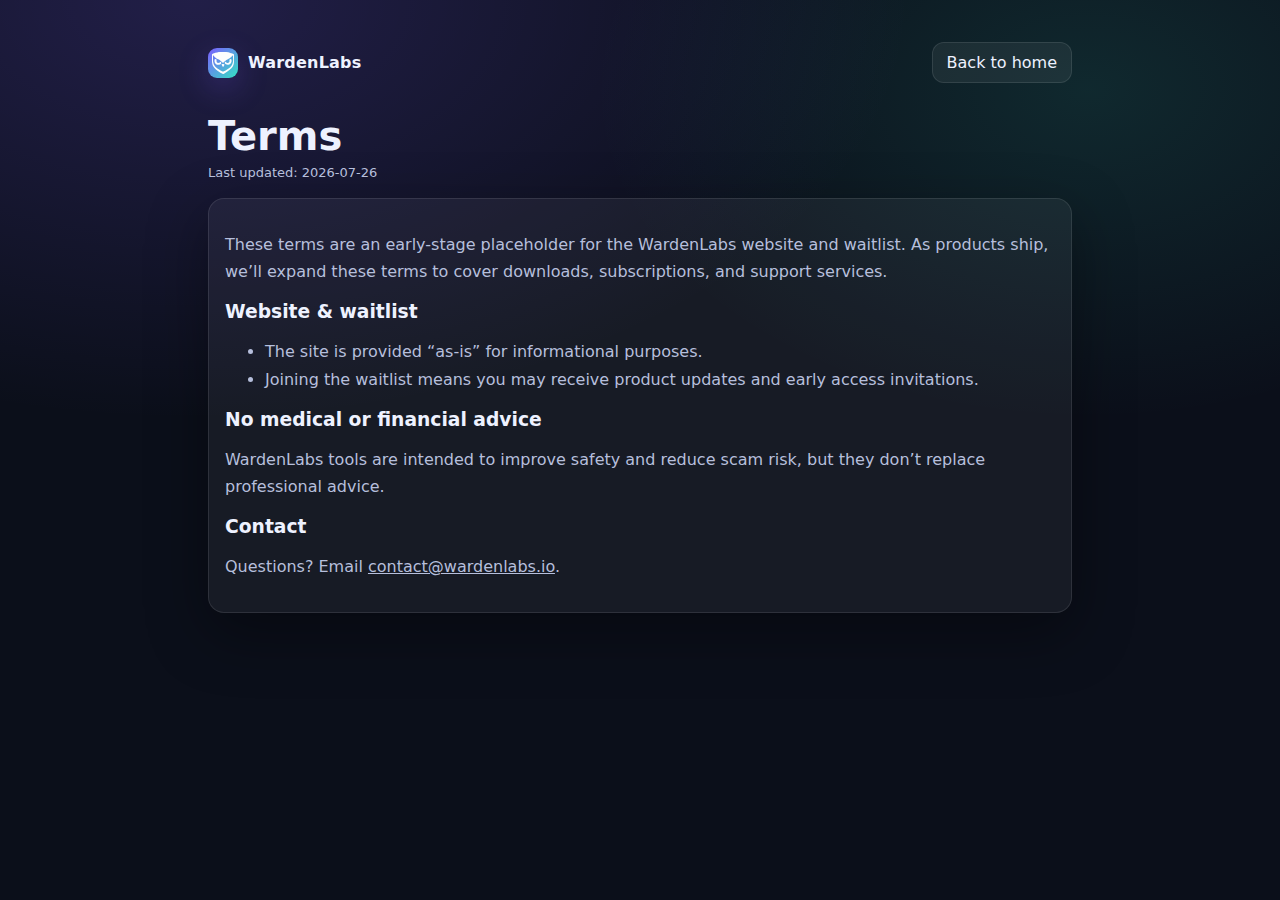
<file: terms.html>
<!doctype html>
<html lang="en">
<head>
  <meta charset="utf-8" />
  <meta name="viewport" content="width=device-width,initial-scale=1" />
  <title>Terms — WardenLabs</title>
  <meta name="description" content="WardenLabs terms of use." />
  <link rel="stylesheet" href="styles.css" />
  <link rel="icon" href="assets/icons/favicon.ico">
  <link rel="icon" type="image/png" sizes="32x32" href="assets/icons/favicon-32.png">
  <link rel="icon" type="image/png" sizes="16x16" href="assets/icons/favicon-16.png">
  <link rel="apple-touch-icon" href="assets/icons/apple-touch-icon.png">

  <style>
    :root{ --bg:#0b0f1a; --text:#eef2ff; --muted:#b6bfdc; --border:rgba(255,255,255,.10); --brand:#7c5cff; --brand2:#33e3c2; --max:900px; --sans: ui-sans-serif, system-ui, -apple-system, Segoe UI, Roboto, Helvetica, Arial; }
    body{ margin:0; font-family:var(--sans); color:var(--text); background:radial-gradient(1200px 700px at 15% 0%, rgba(124,92,255,.20), transparent 60%), radial-gradient(900px 600px at 85% 10%, rgba(51,227,194,.12), transparent 55%), var(--bg); }
    .wrap{ max-width:var(--max); margin:0 auto; padding:28px 18px 80px; }
    .top{ display:flex; align-items:center; justify-content:space-between; gap:12px; }
    .brand{ display:flex; align-items:center; gap:10px; font-weight:800; }
    .logo{ width:30px; height:30px; border-radius:9px; background:linear-gradient(135deg,var(--brand),var(--brand2)); }
    a{ color:inherit; }
    .btn{ border:1px solid var(--border); background:rgba(255,255,255,.06); padding:10px 14px; border-radius:12px; text-decoration:none; display:inline-flex; gap:8px; align-items:center; }
    .btn:hover{ background:rgba(255,255,255,.10); }
    h1{ margin:18px 0 8px; font-size:40px; line-height:1.05; }
    p, li{ color:var(--muted); line-height:1.7; }
    .card{ margin-top:18px; border:1px solid var(--border); background:rgba(255,255,255,.05); border-radius:16px; padding:16px; }
    .small{ font-size:13px; color:var(--muted); }
  </style>
</head>
<body>
  <div class="wrap">
    <div class="top">
      <div class="brand"><div class="logo" aria-hidden="true"><img src="assets/logo/warden-owl-shield1.svg" alt="WardenLabs" /></div> WardenLabs</div>
      <a class="btn" href="index.html">Back to home</a>
    </div>

    <h1>Terms</h1>
    <div class="small">Last updated: <span id="d"></span></div>

    <div class="card">
      <p>
        These terms are an early-stage placeholder for the WardenLabs website and waitlist. As products ship, we’ll expand
        these terms to cover downloads, subscriptions, and support services.
      </p>

      <h3 style="margin:14px 0 6px;">Website & waitlist</h3>
      <ul>
        <li>The site is provided “as-is” for informational purposes.</li>
        <li>Joining the waitlist means you may receive product updates and early access invitations.</li>
      </ul>

      <h3 style="margin:14px 0 6px;">No medical or financial advice</h3>
      <p>
        WardenLabs tools are intended to improve safety and reduce scam risk, but they don’t replace professional advice.
      </p>

      <h3 style="margin:14px 0 6px;">Contact</h3>
      <p>
        Questions? Email <a href="mailto:contact@wardenlabs.io">contact@wardenlabs.io</a>.
      </p>
    </div>
  </div>

  <script>
    document.getElementById('d').textContent = new Date().toISOString().slice(0,10);
  </script>
</body>
</html>
</file>
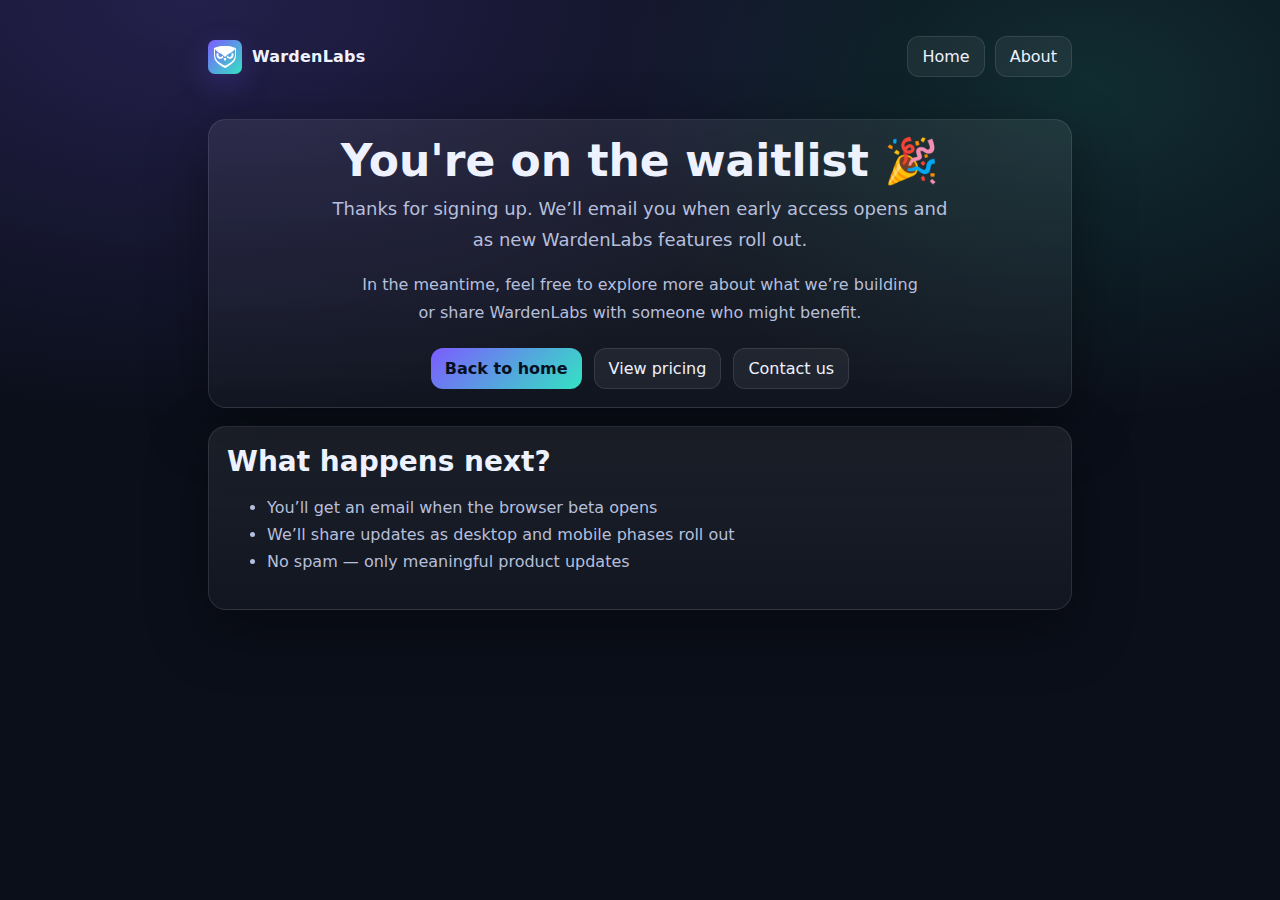
<file: thank-you.html>
<!doctype html>
<html lang="en">
<head>
  <meta charset="utf-8" />
  <meta name="viewport" content="width=device-width,initial-scale=1" />
  <title>You're on the list — WardenLabs</title>
  <meta name="description" content="Thanks for joining the WardenLabs waitlist." />

  <link rel="stylesheet" href="styles.css" />
  <link rel="icon" href="assets/icons/favicon.ico">
  <link rel="icon" type="image/png" sizes="32x32" href="assets/icons/favicon-32.png">
  <link rel="icon" type="image/png" sizes="16x16" href="assets/icons/favicon-16.png">
  <link rel="apple-touch-icon" href="assets/icons/apple-touch-icon.png">

</head>

<body>
  <div class="wrap" style="max-width:900px;">
    <div class="top">
      <div class="brand">
        <div class="logo" aria-hidden="true"><img src="assets/logo/warden-owl-shield1.svg" alt="WardenLabs" /></div>  
        WardenLabs
      </div>

      <div style="display:flex; gap:10px; flex-wrap:wrap;">
        <a class="btn" href="index.html">Home</a>
        <a class="btn" href="about.html">About</a>
      </div>
    </div>

    <div class="card" style="margin-top:28px; text-align:center;">
      <h1 style="margin-top:0;">You're on the waitlist 🎉</h1>

      <p style="font-size:18px; max-width:55ch; margin:0 auto 16px;">
        Thanks for signing up. We’ll email you when early access opens and as new
        WardenLabs features roll out.
      </p>

      <p style="max-width:55ch; margin:0 auto;">
        In the meantime, feel free to explore more about what we’re building or
        share WardenLabs with someone who might benefit.
      </p>

      <div style="margin-top:22px; display:flex; gap:12px; justify-content:center; flex-wrap:wrap;">
        <a class="btn primary" href="index.html">Back to home</a>
        <a class="btn" href="pricing.html">View pricing</a>
        <a class="btn" href="mailto:contact@wardenlabs.io">Contact us</a>
      </div>
    </div>

    <div class="card" style="margin-top:18px;">
      <h2 style="margin-top:0;">What happens next?</h2>
      <ul>
        <li>You’ll get an email when the browser beta opens</li>
        <li>We’ll share updates as desktop and mobile phases roll out</li>
        <li>No spam — only meaningful product updates</li>
      </ul>
    </div>
  </div>
</body>
</html>
</file>
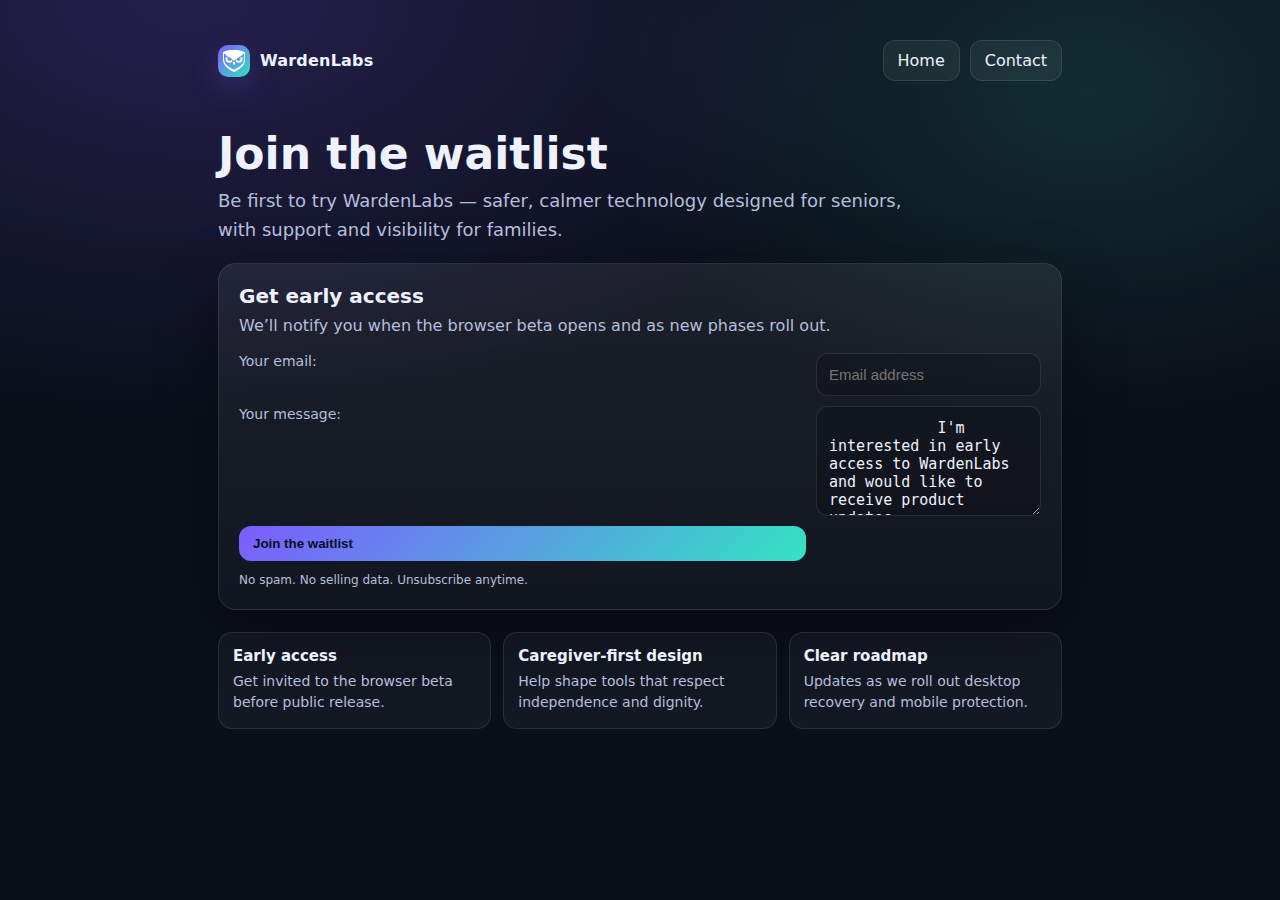
<file: waitlist.html>
<!doctype html>
<html lang="en">
<head>
  <meta charset="utf-8" />
  <meta name="viewport" content="width=device-width,initial-scale=1" />
  <title>Join the Waitlist — WardenLabs</title>
  <meta name="description" content="Join the WardenLabs waitlist for safer, simpler technology designed for seniors and families." />
  <link rel="stylesheet" href="styles.css" />
  <link rel="icon" href="assets/icons/favicon.ico">
  <link rel="icon" type="image/png" sizes="32x32" href="assets/icons/favicon-32.png">
  <link rel="icon" type="image/png" sizes="16x16" href="assets/icons/favicon-16.png">
  <link rel="apple-touch-icon" href="assets/icons/apple-touch-icon.png">

  <style>
    :root{
      --bg:#0b0f1a;
      --text:#eef2ff;
      --muted:#b6bfdc;
      --border:rgba(255,255,255,.10);
      --brand:#7c5cff;
      --brand2:#33e3c2;
      --radius:18px;
      --shadow:0 20px 60px rgba(0,0,0,.38);
      --max:880px;
      --sans: ui-sans-serif, system-ui, -apple-system, Segoe UI, Roboto, Helvetica, Arial;
    }
    *{ box-sizing:border-box; }
    body{
      margin:0;
      font-family:var(--sans);
      color:var(--text);
      background:
        radial-gradient(1200px 700px at 15% 0%, rgba(124,92,255,.22), transparent 60%),
        radial-gradient(900px 600px at 85% 10%, rgba(51,227,194,.14), transparent 55%),
        var(--bg);
    }
    a{ color:inherit; }

    .wrap{
      max-width:var(--max);
      margin:0 auto;
      padding:26px 18px 90px;
    }

    .top{
      display:flex;
      align-items:center;
      justify-content:space-between;
      gap:12px;
      flex-wrap:wrap;
    }

    .brand{
      display:flex;
      align-items:center;
      gap:10px;
      font-weight:800;
    }
    .logo{
      width:32px;
      height:32px;
      border-radius:10px;
      background:linear-gradient(135deg,var(--brand),var(--brand2));
      box-shadow:0 10px 30px rgba(124,92,255,.25);
    }

    .btn{
      border:1px solid var(--border);
      background:rgba(255,255,255,.06);
      padding:10px 14px;
      border-radius:12px;
      text-decoration:none;
      display:inline-flex;
      gap:8px;
      align-items:center;
      cursor:pointer;
    }
    .btn:hover{ background:rgba(255,255,255,.10); }
    .btn.primary{
      border:none;
      background:linear-gradient(135deg,var(--brand),var(--brand2));
      color:#071022;
      font-weight:900;
    }

    h1{
      margin:36px 0 10px;
      font-size:44px;
      line-height:1.05;
    }
    @media (max-width:520px){ h1{ font-size:38px; } }

    .sub{
      margin:0 0 18px;
      color:var(--muted);
      font-size:18px;
      line-height:1.6;
      max-width:60ch;
    }

    .card{
      margin-top:18px;
      border:1px solid var(--border);
      background:linear-gradient(180deg, rgba(255,255,255,.07), rgba(255,255,255,.03));
      border-radius:var(--radius);
      box-shadow:var(--shadow);
      padding:20px;
    }

    .formRow{
      display:grid;
      grid-template-columns:1fr auto;
      gap:10px;
      margin-top:14px;
    }
    @media (max-width:560px){
      .formRow{ grid-template-columns:1fr; }
    }

    input{
      width:100%;
      padding:12px 12px;
      border-radius:12px;
      border:1px solid var(--border);
      background:rgba(0,0,0,.18);
      color:var(--text);
      outline:none;
      font-size:15px;
    }

    .note{
      font-size:12px;
      color:var(--muted);
      margin-top:10px;
      line-height:1.5;
    }

    .benefits{
      margin-top:22px;
      display:grid;
      grid-template-columns:repeat(3,1fr);
      gap:12px;
    }
    @media (max-width:900px){
      .benefits{ grid-template-columns:1fr; }
    }

    .benefit{
      border:1px solid var(--border);
      border-radius:14px;
      padding:14px;
      background:rgba(255,255,255,.04);
    }
    .benefit h3{
      margin:0 0 6px;
      font-size:15px;
    }
    .benefit p{
      margin:0;
      color:var(--muted);
      font-size:14px;
      line-height:1.55;
    }
  </style>
</head>

<body>
  <div class="wrap">
    <div class="top">
      <div class="brand">
        <div class="logo" aria-hidden="true"><img src="assets/logo/warden-owl-shield1.svg" alt="WardenLabs" /></div>  
        WardenLabs
      </div>

      <div style="display:flex; gap:10px; flex-wrap:wrap;">
        <a class="btn" href="index.html">Home</a>
        <a class="btn" href="mailto:contact@wardenlabs.io">Contact</a>
      </div>
    </div>

    <h1>Join the waitlist</h1>
    <p class="sub">
      Be first to try WardenLabs — safer, calmer technology designed for seniors,
      with support and visibility for families.
    </p>

    <div class="card">
      <h2 style="margin:0 0 6px; font-size:20px;">Get early access</h2>
      <p style="margin:0; color:var(--muted); line-height:1.55;">
        We’ll notify you when the browser beta opens and as new phases roll out.
      </p>

    <form action="https://formspree.io/f/xyzrrgwy" method="POST">
      <input type="hidden" name="_redirect" value="https://wardenlabs.io/thank-you.html">
      <div class="formRow">
        <label for="email">Your email:</label>
        <input id="email" type="email" name="email" required placeholder="Email address" aria-label="Email address" />
    
        <label for="message">Your message:</label>
        <textarea id="message" name="message">
            I'm interested in early access to WardenLabs and would like to receive product updates.
        </textarea>
    
        <button class="btn primary" type="submit">
          Join the waitlist
        </button>
      </div>
    
      <div class="note">
        No spam. No selling data. Unsubscribe anytime.
      </div>
    </form>
    </div>

    <div class="benefits">
      <div class="benefit">
        <h3>Early access</h3>
        <p>Get invited to the browser beta before public release.</p>
      </div>
      <div class="benefit">
        <h3>Caregiver-first design</h3>
        <p>Help shape tools that respect independence and dignity.</p>
      </div>
      <div class="benefit">
        <h3>Clear roadmap</h3>
        <p>Updates as we roll out desktop recovery and mobile protection.</p>
      </div>
    </div>
  </div>
</body>
</html>
</file>
<file: styles.css>
:root{
  --bg:#0b0f1a;
  --panel:#0f1526;
  --panel2:#0c1222;
  --text:#eef2ff;
  --muted:#b6bfdc;
  --border:rgba(255,255,255,.10);
  --brand:#7c5cff;
  --brand2:#33e3c2;
  --radius:18px;
  --shadow:0 20px 60px rgba(0,0,0,.38);
  --sans: ui-sans-serif, system-ui, -apple-system, Segoe UI, Roboto, Helvetica, Arial, "Apple Color Emoji","Segoe UI Emoji";
}

*{ box-sizing:border-box; }
html, body{ height:100%; }
body{
  margin:0;
  font-family:var(--sans);
  color:var(--text);
  background:
    radial-gradient(1200px 700px at 15% 0%, rgba(124,92,255,.22), transparent 60%),
    radial-gradient(900px 600px at 85% 10%, rgba(51,227,194,.14), transparent 55%),
    var(--bg);
}
a{ color:inherit; }

.wrap{
  max-width:1100px;
  margin:0 auto;
  padding:22px 18px 80px;
}

.topbar{
  display:flex; align-items:center; justify-content:space-between; gap:12px;
  position:sticky; top:0; z-index:5;
  backdrop-filter:saturate(140%) blur(10px);
  background:rgba(11,15,26,.65);
  border-bottom:1px solid rgba(255,255,255,.06);
  padding:14px 18px;
  margin:0 -18px;
}
@media (max-width: 940px){
  .topbar{ position:relative; }
}

.top{
  display:flex; align-items:center; justify-content:space-between; gap:12px;
  flex-wrap:wrap; padding:14px 0;
}

.brand{ display:flex; align-items:center; gap:10px; font-weight:800; letter-spacing:.2px; }
.logo{
  width:34px; height:34px; border-radius:10px;
  background:linear-gradient(135deg,var(--brand),var(--brand2));
  box-shadow:0 10px 30px rgba(124,92,255,.25);
}

.nav{
  display:flex; gap:18px; flex-wrap:wrap; align-items:center;
  color:var(--muted); font-size:14px;
}
.nav a{ text-decoration:none; opacity:.92; }
.nav a:hover{ opacity:1; text-decoration:underline; }

.btn{
  border:1px solid var(--border);
  background:rgba(255,255,255,.06);
  color:var(--text);
  padding:10px 14px;
  border-radius:12px;
  text-decoration:none;
  display:inline-flex; align-items:center; gap:8px;
  cursor:pointer;
}
.btn:hover{ background:rgba(255,255,255,.10); }
.btn.primary{
  border:none;
  background:linear-gradient(135deg,var(--brand),var(--brand2));
  color:#071022;
  font-weight:900;
}
.btn.primary:hover{ filter:brightness(1.05); }

.card{
  border:1px solid var(--border);
  background:linear-gradient(180deg, rgba(255,255,255,.07), rgba(255,255,255,.03));
  border-radius:var(--radius);
  box-shadow:var(--shadow);
  padding:18px;
}

h1{ margin:18px 0 10px; font-size:44px; line-height:1.05; }
@media (max-width:520px){ h1{ font-size:38px; } }
h2{ margin:0 0 10px; font-size:28px; }
p, li{ color:var(--muted); line-height:1.7; }
.smallText{ font-size:12px; color:var(--muted); }

.formRow{
  display:grid;
  grid-template-columns:1fr auto;
  gap:10px;
  margin-top:12px;
}
@media (max-width:560px){ .formRow{ grid-template-columns:1fr; } }
input{
  width:100%;
  padding:12px 12px;
  border-radius:12px;
  border:1px solid var(--border);
  background:rgba(0,0,0,.18);
  color:var(--text);
  outline:none;
  font-size:15px;
}

/* Landing-specific layout helpers */
.section{ margin-top:56px; }
.grid3{ display:grid; grid-template-columns:repeat(3,1fr); gap:14px; }
@media (max-width:940px){ .grid3{ grid-template-columns:1fr; } }
.split{ display:grid; grid-template-columns:1fr 1fr; gap:16px; align-items:center; }
@media (max-width:940px){ .split{ grid-template-columns:1fr; } }

.mock{
  height:320px;
  border-radius:var(--radius);
  border:1px solid rgba(255,255,255,.10);
  background:
    radial-gradient(800px 240px at 20% 20%, rgba(124,92,255,.35), transparent 55%),
    radial-gradient(700px 240px at 75% 35%, rgba(51,227,194,.22), transparent 55%),
    linear-gradient(180deg, rgba(255,255,255,.06), rgba(255,255,255,.02));
  position:relative;
  overflow:hidden;
}
.mock::after{
  content:"";
  position:absolute; inset:14px;
  border-radius:14px;
  border:1px dashed rgba(255,255,255,.16);
  opacity:.75;
}

/* Dropdown (solutions) */
.dd{ position:relative; display:inline-flex; align-items:center; }
.ddBtn{
  border:none; background:transparent; color:var(--muted);
  font:inherit; cursor:pointer; padding:8px 10px; border-radius:10px;
  display:inline-flex; align-items:center; gap:6px;
}
.ddBtn:hover{ background:rgba(255,255,255,.06); color:var(--text); }
.chev{
  width:10px; height:10px; display:inline-block;
  border-right:2px solid currentColor; border-bottom:2px solid currentColor;
  transform:rotate(45deg); margin-top:-2px; opacity:.9;
}
.ddMenu{
  position:absolute; top:44px; left:0;
  min-width:320px;
  padding:10px;
  border-radius:16px;
  border:1px solid rgba(255,255,255,.10);
  background:linear-gradient(180deg, rgba(15,21,38,.98), rgba(12,18,34,.98));
  box-shadow:var(--shadow);
  display:none;
  z-index:10;
}
.dd[data-open="true"] .ddMenu{ display:block; }
@media (max-width: 940px){
  .ddMenu{ left:auto; right:0; }
}
.ddItem{
  display:flex; gap:10px; align-items:flex-start;
  padding:10px;
  border-radius:14px;
  text-decoration:none;
  border:1px solid rgba(255,255,255,.08);
  background:rgba(255,255,255,.03);
}
.ddItem:hover{ background:rgba(255,255,255,.07); }
.ddIcon{
  width:28px; height:28px; border-radius:10px;
  background:rgba(124,92,255,.20);
  border:1px solid rgba(124,92,255,.35);
  flex:0 0 auto;
}
.ddIcon.alt{
  background:rgba(51,227,194,.14);
  border:1px solid rgba(51,227,194,.30);
}
.ddTitle{ font-weight:800; color:var(--text); font-size:14px; }
.ddDesc{ color:var(--muted); font-size:12.5px; line-height:1.4; margin-top:2px; }
.ddFooter{
  margin-top:10px;
  padding-top:10px;
  border-top:1px solid rgba(255,255,255,.08);
  display:flex; justify-content:space-between; gap:10px; flex-wrap:wrap;
  color:var(--muted); font-size:12.5px;
}
textarea{
  width:100%;
  padding:12px;
  border-radius:12px;
  border:1px solid var(--border);
  background:rgba(0,0,0,.18);
  color:var(--text);
  outline:none;
  font-size:15px;
  resize:vertical;
  min-height:110px;
}
label{
  font-size:14px;
  color:var(--muted);
}
.logo{
  display:flex;
  align-items:center;
  justify-content:center;
  color:#fff;
  border-radius:20%;
  background:linear-gradient(135deg,var(--brand),var(--brand2));
}

.logo img{
  width:22px;
  height:22px;
  display:block;
}
</file>
